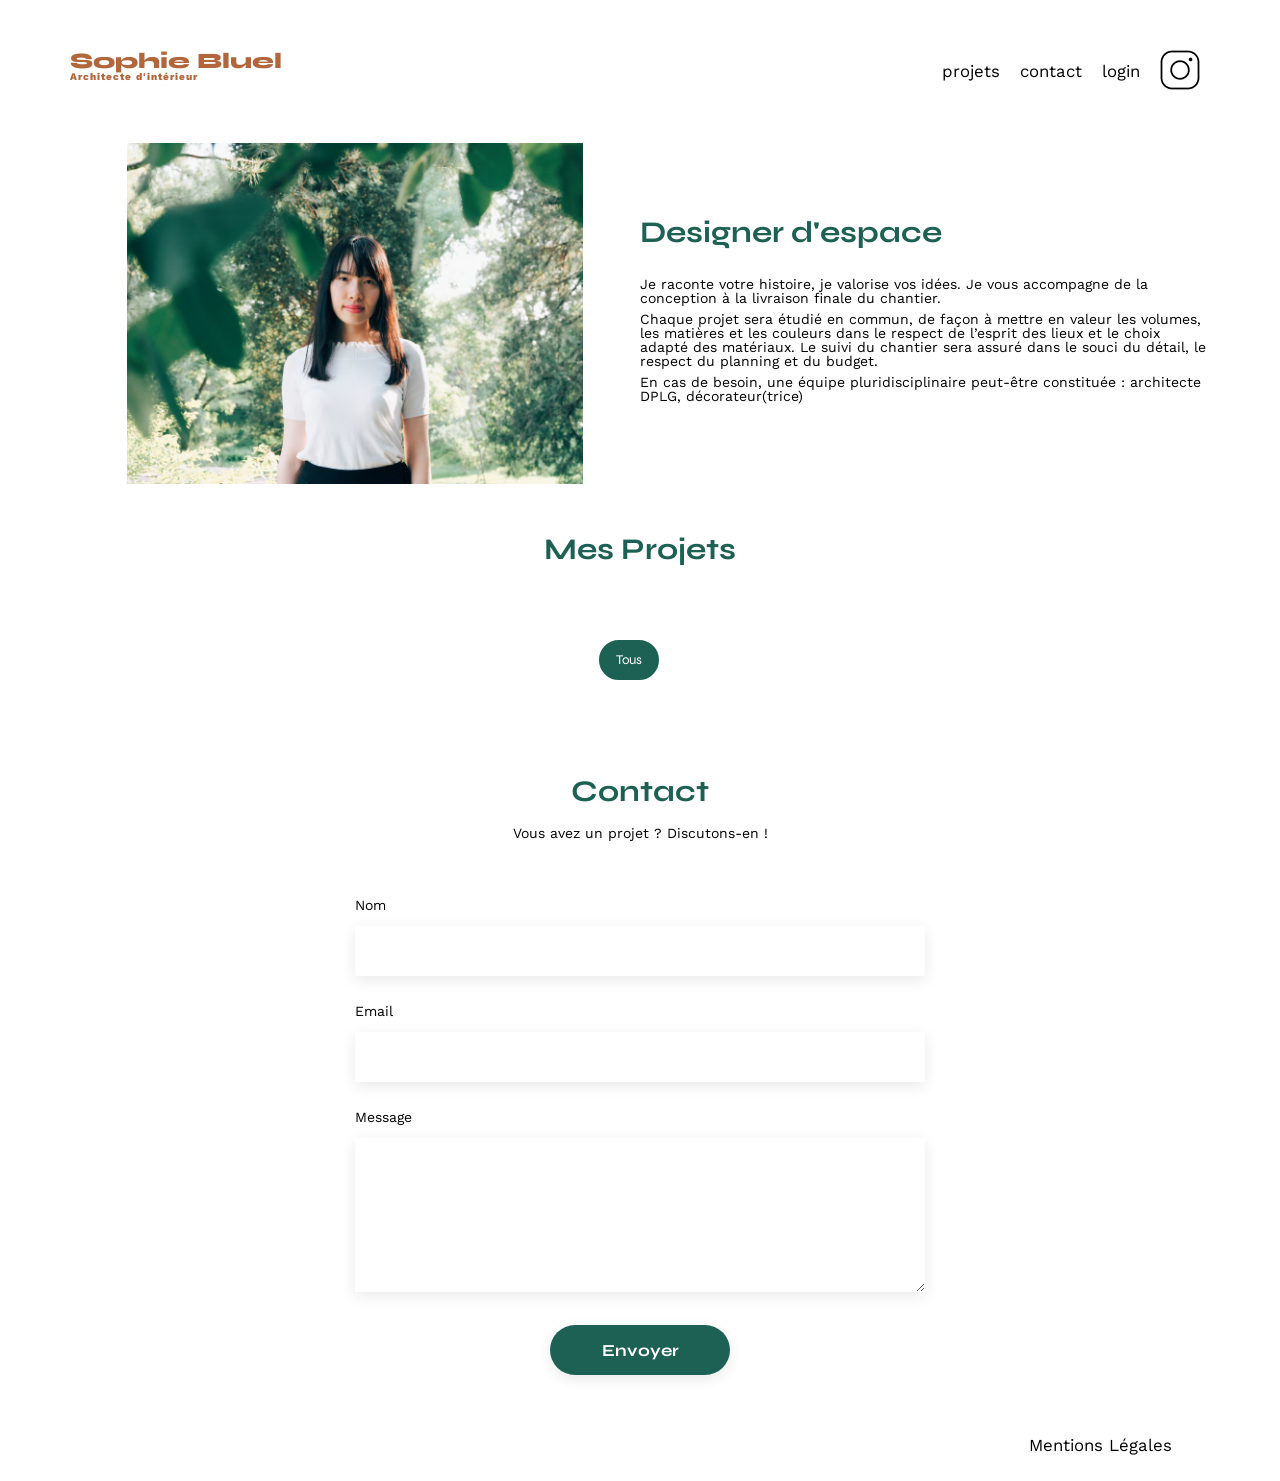
<file: FrontEnd/index.html>
<!DOCTYPE html>
<html lang="fr">
  <head>
    <meta charset="UTF-8" />
    <title>Sophie Bluel - Architecte d'intérieur</title>
    <meta name="viewport" content="width=device-width, initial-scale=1.0" />
    <link rel="preconnect" href="https://fonts.googleapis.com" />
    <link rel="preconnect" href="https://fonts.gstatic.com" crossorigin />
    <link
      href="https://fonts.googleapis.com/css2?family=Syne:wght@700;800&family=Work+Sans&display=swap"
      rel="stylesheet"
    />
    <link
      rel="stylesheet"
      href="https://cdnjs.cloudflare.com/ajax/libs/font-awesome/6.2.1/css/all.min.css"
    />
    <meta name="description" content="" />
    <link rel="stylesheet" href="./assets/style.css" />
    <script src="assets/javascript/script.js" defer></script>
  </head>
  <body>
    <div id="edition-mode">
      <span class="edition-mode-txt">
        <i class="fa-regular fa-pen-to-square"></i>
        Mode édition
      </span>
    </div>
    <header>
      <h1>Sophie Bluel <span>Architecte d'intérieur</span></h1>
      <nav>
        <ul>
          <li><a class="links" href="#projects">projets</a></li>
          <li><a class="links" href="#contact">contact</a></li>
          <li><a class="links" href="login.html" id="login">login</a></li>
          <li><img src="./assets/icons/instagram.png" alt="Instagram" /></li>
        </ul>
      </nav>
    </header>
    <main>
      <section id="introduction">
        <figure>
          <img src="./assets/images/sophie-bluel.png" alt="" />
        </figure>
        <article>
          <h2>Designer d'espace</h2>
          <p>
            Je raconte votre histoire, je valorise vos idées. Je vous accompagne
            de la conception à la livraison finale du chantier.
          </p>
          <p>
            Chaque projet sera étudié en commun, de façon à mettre en valeur les
            volumes, les matières et les couleurs dans le respect de l’esprit
            des lieux et le choix adapté des matériaux. Le suivi du chantier
            sera assuré dans le souci du détail, le respect du planning et du
            budget.
          </p>
          <p>
            En cas de besoin, une équipe pluridisciplinaire peut-être constituée
            : architecte DPLG, décorateur(trice)
          </p>
        </article>
      </section>
      <section id="portfolio">
        <div class="modification">
          <h2 id="projects">Mes Projets</h2>

          <button class="modification-btn">
            <i class="fa-regular fa-pen-to-square"></i> modifier
          </button>
        </div>

        <div class="filterArea"></div>

        <div class="gallery"></div>
      </section>
      <section id="contact">
        <h2>Contact</h2>
        <p>Vous avez un projet ? Discutons-en !</p>
        <form action="#" method="post">
          <label for="name">Nom</label>
          <input type="text" name="name" id="name" />
          <label for="email">Email</label>
          <input type="email" name="email" id="email" />
          <label for="message">Message</label>
          <textarea name="message" id="message" cols="30" rows="10"></textarea>
          <input type="submit" value="Envoyer" />
        </form>
      </section>
    </main>

    <div class="modal hidden">
      <div id="modale-suppression" class="modal-content">
        <!-- /Contenu de la modale de suppression /-->
        <div class="modal-header">
          <span class="close-button">&times;</span>
        </div>
        <h2>Galerie photo</h2>
        <div class="modal-gallery">
          <!-- / Galerie des projets /-->
        </div>
        <hr />
        <button id="add-photo-button">Ajouter une photo</button>
      </div>
      <div id="modale-ajout" class="modal-content hidden">
        <!-- / modale ajout photos /-->
        <div class="moddal-header">
          <span class="close-button-ajout">&times;</span>
          <button class="back-btn">
            <i class="fa-solid fa-arrow-left"></i>
          </button>
        </div>
        <h2>Ajout Photo</h2>
        <div class="add-picture">
          <div id="photo-uploaded-container">
            <i class="fa-regular fa-image"></i>
            <button class="add-file">+ Ajouter photo</button>
            <input
              class="hidden"
              type="file"
              id="img-work"
              name="work"
              accept="image/png, image/jpeg"
            />
            <p class="format">jpg, png : 4mo max</p>
          </div>
        </div>

        <form class="form-add-picture">
          <label for="title">Titre </label>
          <input type="text" id="titre" name="title" required />
          <label for="photo-category">Catégorie</label>
          <select type="text" id="photo-category">
            <option value=""></option>
          </select>
          <p class="hidden" id="error-img">
            un des champs est mal renseigné, veuillez réessayer
          </p>

          <hr />
          <input
            class="validate-picture"
            type="submit"
            value="valider"
            disabled
          />
        </form>
      </div>
    </div>

    <footer>
      <nav>
        <ul>
          <li>Mentions Légales</li>
        </ul>
      </nav>
    </footer>
  </body>
</html>
</file>
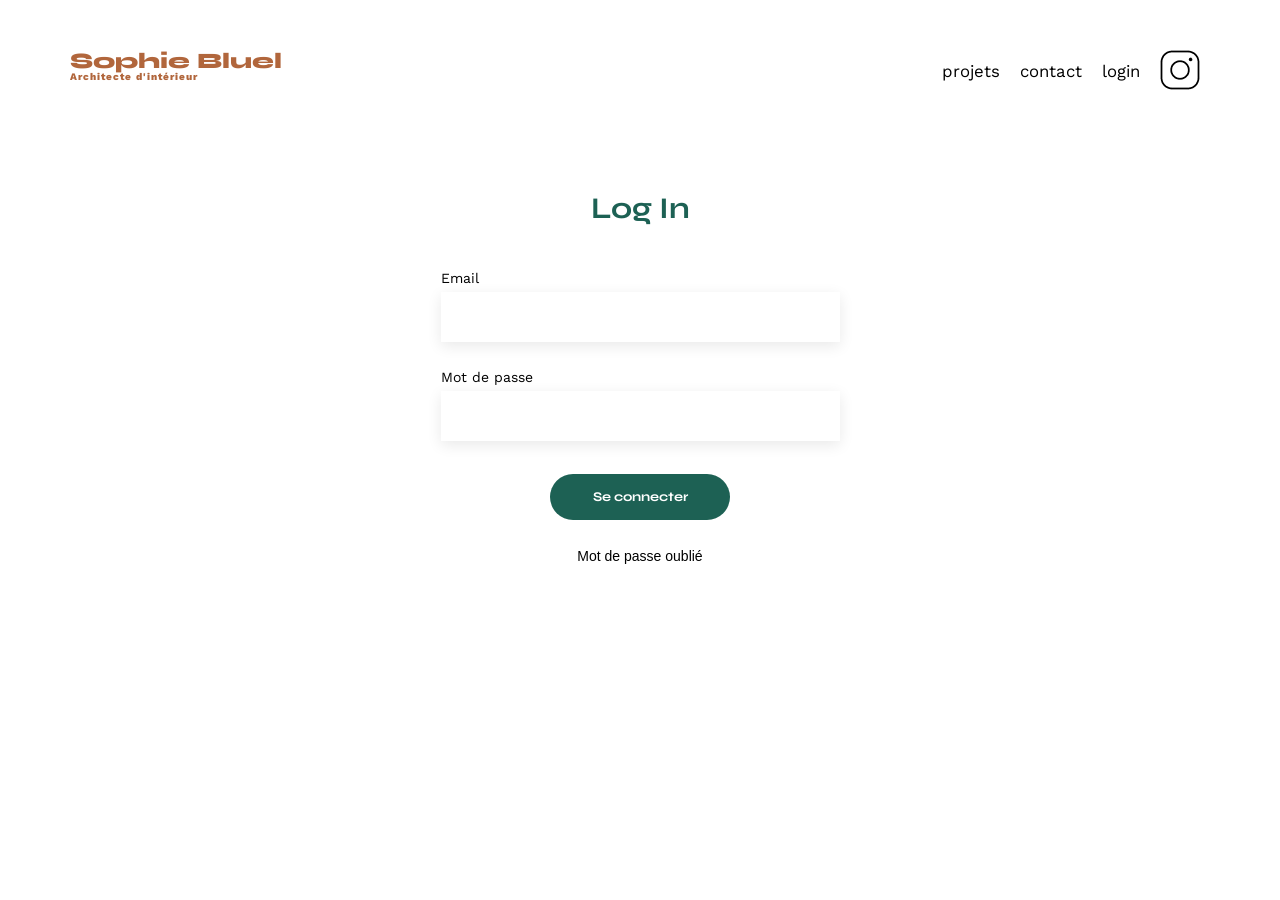
<file: FrontEnd/login.html>
<!DOCTYPE html>
<html lang="fr">
  <head>
    <meta charset="UTF-8" />
    <title>Connexion - Sophie Bluel</title>
    <meta name="viewport" content="width=device-width, initial-scale=1.0" />
    <link rel="preconnect" href="https://fonts.googleapis.com" />
    <link rel="preconnect" href="https://fonts.gstatic.com" crossorigin />
    <link
      href="https://fonts.googleapis.com/css2?family=Syne:wght@700;800&family=Work+Sans&display=swap"
      rel="stylesheet"
    />
    <link rel="stylesheet" href="./assets/style.css" />
    <script src="assets/javascript/login.js" defer></script>
  </head>

  <body>
    <header>
      <h1>Sophie Bluel <span>Architecte d'intérieur</span></h1>
      <nav>
        <ul>
          <li>projets</li>
          <li>contact</li>
          <li><a href="login.html" id="login">login</a></li>
          <li><img src="./assets/icons/instagram.png" alt="Instagram" /></li>
        </ul>
      </nav>
    </header>

    <main id="login">
      <h2>Log In</h2>
      <form id="login-form" action="#" method="post">
        <label for="email">Email</label>
        <input type="email" name="email" id="email" />
        <label for="password">Mot de passe</label>
        <input type="password" name="password" id="password" />
        <div id="error-message"></div>
        <input type="submit" value="Se connecter" />
        <button type="button">Mot de passe oublié</button>
      </form>
    </main>
  </body>
</html>
</file>
<file: FrontEnd/assets/style.css>
/* http://meyerweb.com/eric/tools/css/reset/
   v2.0 | 20110126
   License: none (public domain)
*/

html,
body,
div,
span,
applet,
object,
iframe,
h1,
h2,
h3,
h4,
h5,
h6,
p,
blockquote,
pre,
a,
abbr,
acronym,
address,
big,
cite,
code,
del,
dfn,
em,
img,
ins,
kbd,
q,
s,
samp,
small,
strike,
strong,
sub,
sup,
tt,
var,
b,
u,
i,
center,
dl,
dt,
dd,
ol,
ul,
li,
fieldset,
form,
label,
legend,
table,
caption,
tbody,
tfoot,
thead,
tr,
th,
td,
article,
aside,
canvas,
details,
embed,
figure,
figcaption,
footer,
header,
hgroup,
menu,
nav,
output,
ruby,
section,
summary,
time,
mark,
audio,
video {
  margin: 0;
  padding: 0;
  border: 0;
  font-size: 100%;
  font: inherit;
  vertical-align: baseline;
}
/* HTML5 display-role reset for older browsers */
article,
aside,
details,
figcaption,
figure,
footer,
header,
hgroup,
menu,
nav,
section {
  display: block;
}
body {
  line-height: 1;
}
ol,
ul {
  list-style: none;
}
blockquote,
q {
  quotes: none;
}
blockquote:before,
blockquote:after,
q:before,
q:after {
  content: "";
  content: none;
}
table {
  border-collapse: collapse;
  border-spacing: 0;
}
/** end reset css**/
body {
  max-width: 1140px;
  margin: auto;
  font-family: "Work Sans";
  font-size: 14px;
}
header {
  display: flex;
  justify-content: space-between;
  margin: 50px 0;
}
section {
  margin: 50px 0;
}

h1 {
  display: flex;
  flex-direction: column;
  font-family: "Syne";
  font-size: 22px;
  font-weight: 800;
  color: #b1663c;
}

h1 > span {
  font-family: "Work Sans";
  font-size: 10px;
  letter-spacing: 0.1em;
}

h2 {
  font-family: "Syne";
  font-weight: 700;
  font-size: 30px;
  color: #1d6154;
}

.filterArea {
  display: flex;
  justify-content: center;
  margin-top: 4%;
  margin-bottom: 4%;
}

.filter-button {
  font-family: Syne;
  color: #1d6154;
  margin-right: 2%;
  border-radius: 38px;
  padding: 10px 9px;
  background-color: white;
  border: 2px solid #1d6154;
  padding-left: 15px;
  padding-right: 15px;
}

.filter-button.active {
  background-color: #1d6154;
  color: white;
}

nav ul {
  display: flex;
  align-items: center;
  list-style-type: none;
}
nav li {
  padding: 0 10px;
  font-size: 1.2em;
}

li:hover {
  color: #b1663c;
}
#introduction {
  display: flex;
  align-items: center;
}
#introduction figure {
  flex: 1;
}
#introduction img {
  display: block;
  margin: auto;
  width: 80%;
}

#introduction article {
  flex: 1;
}
#introduction h2 {
  margin-bottom: 1em;
}

#introduction p {
  margin-bottom: 0.5em;
}
#portfolio h2 {
  text-align: center;
  margin-bottom: 1em;
}
.gallery {
  width: 100%;
  display: grid;
  grid-template-columns: 1fr 1fr 1fr;
  grid-column-gap: 20px;
  grid-row-gap: 20px;
}

.gallery img {
  width: 100%;
}
#contact {
  width: 50%;
  margin: auto;
}
#contact > * {
  text-align: center;
}
#contact h2 {
  margin-bottom: 20px;
}
#contact form {
  text-align: left;
  margin-top: 30px;
  display: flex;
  flex-direction: column;
}

#contact input {
  height: 50px;
  font-size: 1.2em;
  border: none;
  box-shadow: 0px 4px 14px rgba(0, 0, 0, 0.09);
}
#contact label {
  margin: 2em 0 1em 0;
}
#contact textarea {
  border: none;
  box-shadow: 0px 4px 14px rgba(0, 0, 0, 0.09);
}

input[type="submit"] {
  font-family: "Syne";
  font-weight: 700;
  color: white;
  background-color: #1d6154;
  margin: 2em auto;
  width: 180px;
  text-align: center;
  border-radius: 60px;
}

footer nav ul {
  display: flex;
  justify-content: flex-end;
  margin: 2em;
}

#login {
  width: 50%;
  margin: 100px auto;
  text-align: center;
}

#login h2 {
  font-family: "Syne";
  font-weight: 700;
  font-size: 30px;
  color: #1d6154;
  margin-bottom: 20px;
}

#login form {
  display: flex;
  flex-direction: column;
  align-items: center;
  text-align: left;
}

#login label {
  margin: 2em 0 0.5em 0;
  display: flex;
  width: 70%;
}

#login input[type="email"],
#login input[type="password"] {
  width: 70%;
  height: 50px;
  font-size: 1.2em;
  border: none;
  box-shadow: 0px 4px 14px rgba(0, 0, 0, 0.09);
  padding: 0 10px;
}

#login input[type="submit"] {
  font-family: "Syne";
  font-weight: 700;
  color: white;
  background-color: #1d6154;
  margin: 2em auto;
  width: 180px;
  text-align: center;
  border-radius: 50px;
  border: none;
  padding: 15px;
  cursor: pointer;
}

#login button {
  background: none;
  border: none;
  color: black;
  font-size: 1em;
  cursor: pointer;
}

#login button:hover {
  text-decoration: underline;
}

#error-message {
  color: red;
  padding-top: 7px;
}

#edition-mode {
  background-color: black;
  height: 59px;
  margin-left: -207px;
  margin-right: -207px;
  display: none;
  align-items: center;
  justify-content: center;
}

.edition-mode-txt {
  color: white;
  font-family: Work Sans;
  font-size: 16px;
  font-weight: 400;
}

.fa-pen-to-square {
  color: white;
}

#login {
  text-decoration: none;
  color: black;
}

.links {
  text-decoration: none;
  color: black;
}

.modification {
  display: flex;
  justify-content: center;
}

.modification-btn {
  background: none;
  border: none;
  margin-bottom: 22px;
  font-size: 16px;
  display: none;
}

.modification .fa-pen-to-square {
  color: black;
}

.modal {
  position: fixed;
  top: 0;
  left: 0;
  width: 100%;
  height: 100%;
  background: rgba(0, 0, 0, 0.8);
  display: flex;
  align-items: center;
  justify-content: center;
}

.modification a {
  margin-top: 5px;
  text-decoration: none;
}

* {
  box-sizing: border-box;
}

.modal {
  position: fixed;
  z-index: 1000;
  left: 0;
  top: 0;
  width: 100%;
  height: 100%;
  overflow: auto;
  background-color: rgba(0, 0, 0, 0.4);
}

.modal-content {
  position: relative;
  background-color: #fff;
  margin: 5% auto;
  border: 1px solid #888;
  width: 630px;
  height: 688px;
  box-shadow: 0px 4px 14px rgba(0, 0, 0, 0.1);
  border-radius: 10px;
}

.modal-content h2 {
  margin-top: 30px;
  text-align: center;
  color: black;
  font-family: "Work Sans";
  font-weight: 100;
}

.modal-gallery {
  margin-top: 30px;
  width: 553px;
  display: flex;
  gap: 10px;
  flex-wrap: wrap;
  margin-left: 82px;
}

.modal-gallery img {
  width: 85px;
  height: 122px;
  object-fit: cover;
  position: relative;
  margin-top: 20px;
}

.image-container {
  position: relative;
}

.fa-trash-can {
  top: 30px;
  right: 10px;
  cursor: pointer;
  background-color: black;
  color: white;
  padding: 5px;
  margin-left: -10px;
  margin-top: -3px;
  border-radius: 4px;
}

.btn-bin {
  color: blue;
  height: 22px;
  width: 19px;
  margin-left: 61px;
  margin-top: 24px;
  /* z-index: auto; */
  position: fixed;
}

.figure-modal-style {
  display: flex;
}

.separator {
  border-top: 1px solid #888;
}

.modal-content hr {
  width: 463px;
  margin-top: 27px;
  align-items: center;
  justify-content: center;
}

#add-photo-button {
  display: block;
  margin: 0 auto;
  background-color: #1d6154;
  color: white;
  border: none;
  padding: 10px 70px;
  border-radius: 50px;
  cursor: pointer;
  margin-top: 30px;
  font-family: "Syne";
  font-weight: 100;
}

.close-button {
  position: absolute;
  top: 10px;
  right: 10px;
  cursor: pointer;
  font-size: 43px;
  padding-right: 10px;
}

.close-button-ajout {
  position: absolute;
  top: 10px;
  right: 10px;
  cursor: pointer;
  font-size: 43px;
  padding-right: 10px;
}
.hidden {
  display: none;
}

/** fenêtre modale ajout **/

.add-picture {
  background-color: #eaf1f5;
  display: flex;
  justify-content: center;
  align-items: center;
  margin-left: 15%;
  margin-right: 15%;
  height: 28%;
  flex-direction: column;
  margin-top: 6%;
  margin-bottom: 20px;
}

.fa-image {
  color: #d1d8dc;
  font-size: 61px;
  margin-left: 52px;
}

.add-file {
  border-radius: 38px;
  background-color: #d1d8dc;
  border: none;
  padding-top: 10px;
  padding-bottom: 10px;
  padding-left: 40px;
  padding-right: 40px;
  margin-top: 10px;
  margin-bottom: 7px;
  color: #5a7a8c;
  /*z-index: 1;*/
}

.form-add-picture {
  display: flex;
  flex-direction: column;
}

.form-add-picture .validate-picture {
  border: none;
  background-color: #1d6154;
}

.form-add-picture input {
  height: 50px;
  width: 438x;
  margin-left: 15%;
  margin-right: 15%;
  margin-bottom: 5px;
}

.form-add-picture label {
  font-family: "Work Sans";
  margin-left: 94px;
  margin-bottom: 10px;
  margin-top: 5px;
}

.form-add-picture hr {
  width: 70%;
  margin-top: 79px;
}

.form-add-picture input[type="submit"] {
  margin-left: 164px;
  width: 280px;
  height: 42px;
}

.form-add-picture select {
  width: 438px;
  margin-left: 94px;
  box-shadow: 0 10px 20px rgba(0, 0, 0, 0.1);
  height: 50px;
}

.moddal-header {
  display: flex;
  justify-content: space-between;
}

.back-btn {
  background-color: white;
  border: none;
  height: 7px;
  font-size: 28px;
  margin-left: 6px;
  margin-top: 11px;
}

#img-work {
  margin-left: 25px;
  background-color: #5a7a8c;
  margin-top: -35px;
  width: 115px;
}

.format {
  padding-top: 13px;
  margin-left: 18px;
}

#file-upload-button {
  background-color: #5a7a8c;
}

#error-img {
  color: red;
  padding-top: 5px;
  text-align: center;
}

#upload-image {
  background-color: blue;
  z-index: 2;
}

.photo-preview {
  width: 129px;
  height: 169px;
}

#photo-uploaded-container {
  display: flex;
  flex-direction: column;
}

img {
  max-width: 100%;
  max-height: 100%;
}

.validate-picture:disabled {
  background-color: gray;
}
</file>
